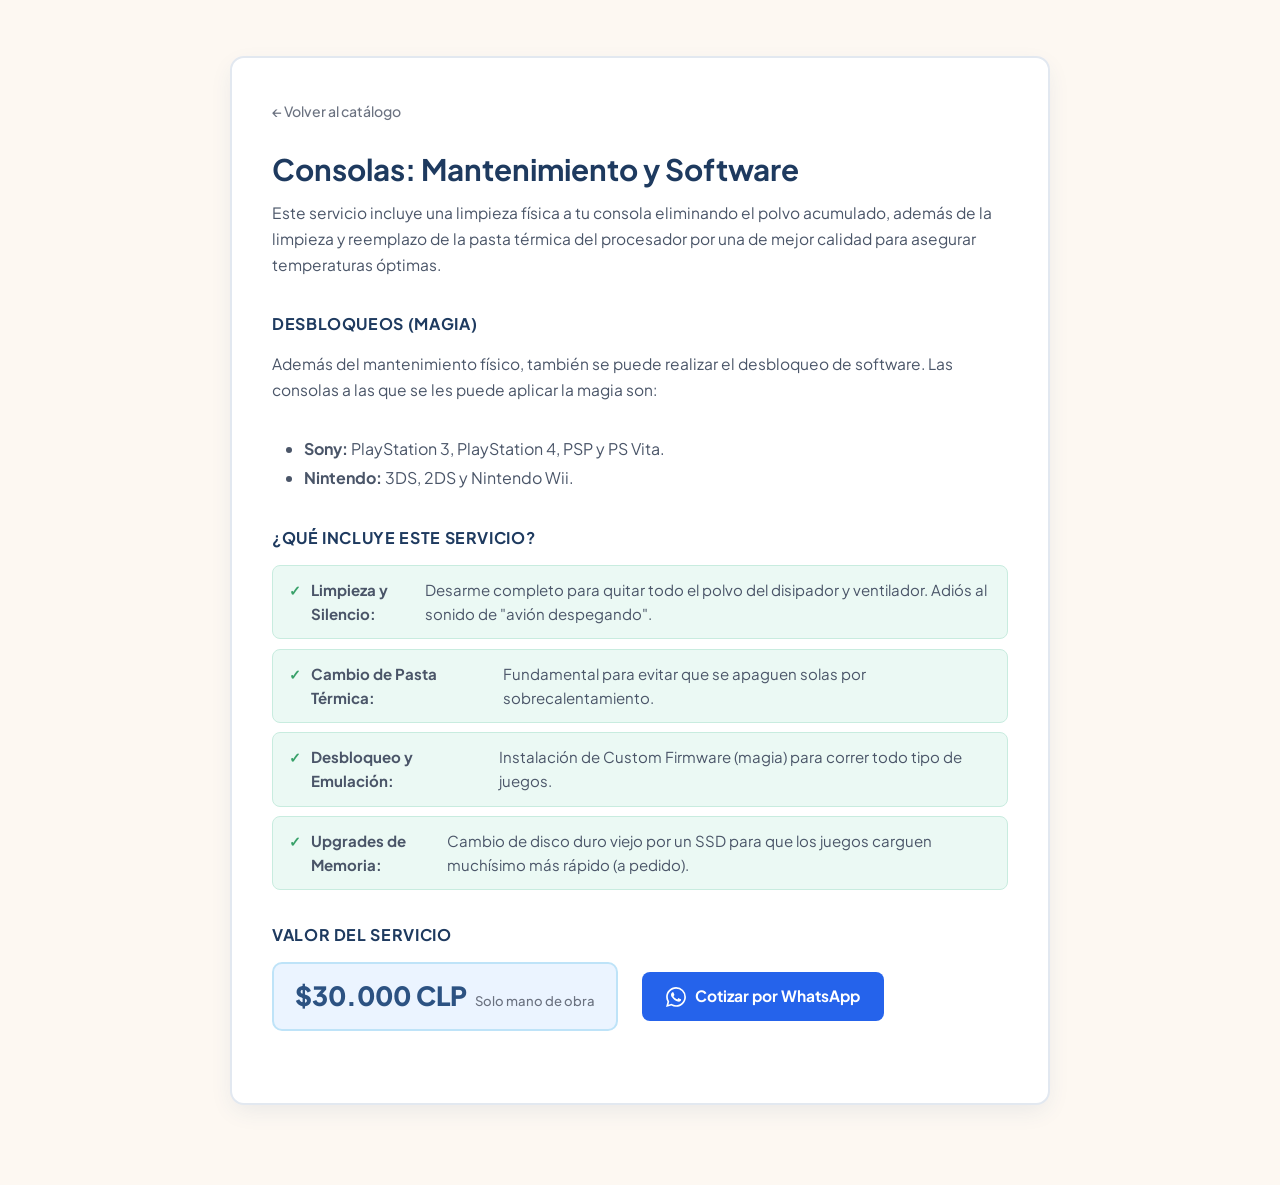
<file: consolas.html>
<!DOCTYPE html>
<html lang="es">
<head>
    <meta charset="UTF-8">
    <meta name="viewport" content="width=device-width, initial-scale=1.0">
    <title>Mantenimiento de Consolas | Freddy PCs</title>
    <link rel="stylesheet" href="style.css">
</head>
<body>

    <main class="detail-wrapper">
        
        <a href="index.html" class="detail-back">← Volver al catálogo</a>
        
        <h1>Consolas: Mantenimiento y Software</h1>
        
        <p>
            Este servicio incluye una limpieza física a tu consola eliminando el polvo acumulado, además de la limpieza y reemplazo de la pasta térmica del procesador por una de mejor calidad para asegurar temperaturas óptimas.
        </p>

        <h3>Desbloqueos (Magia)</h3>
        <p>Además del mantenimiento físico, también se puede realizar el desbloqueo de software. Las consolas a las que se les puede aplicar la magia son:</p>
        
        <ul style="margin-bottom: 2rem; color: #4a5568; line-height: 1.8; list-style-type: disc; padding-left: 2rem;">
            <li><strong>Sony:</strong> PlayStation 3, PlayStation 4, PSP y PS Vita.</li>
            <li><strong>Nintendo:</strong> 3DS, 2DS y Nintendo Wii.</li>
        </ul>

        <h3>¿Qué incluye este servicio?</h3>
        
        <ul class="service-list">
            <li><strong>Limpieza y Silencio:</strong> Desarme completo para quitar todo el polvo del disipador y ventilador. Adiós al sonido de "avión despegando".</li>
            <li><strong>Cambio de Pasta Térmica:</strong> Fundamental para evitar que se apaguen solas por sobrecalentamiento.</li>
            <li><strong>Desbloqueo y Emulación:</strong> Instalación de Custom Firmware (magia) para correr todo tipo de juegos.</li>
            <li><strong>Upgrades de Memoria:</strong> Cambio de disco duro viejo por un SSD para que los juegos carguen muchísimo más rápido (a pedido).</li>
        </ul>

<h3>Valor del Servicio</h3>
        
        <div style="display: flex; align-items: center; gap: 1.5rem; flex-wrap: wrap; margin-bottom: 2rem;">
            
            <div class="price-badge" style="margin-bottom: 0;">
                <span class="price-amount">$30.000 CLP</span>
                <span class="price-note">Solo mano de obra</span>
            </div>

            <a href="https://wa.me/56956856850?text=Hola,%20me%20interesa%20consultar%20por%20este%20servicio" class="cta-btn" target="_blank">
                <svg xmlns="http://www.w3.org/2000/svg" viewBox="0 0 24 24" fill="currentColor">
                    <path d="M17.472 14.382c-.297-.149-1.758-.867-2.03-.967-.273-.099-.471-.148-.67.15-.197.297-.767.966-.94 1.164-.173.199-.347.223-.644.075-.297-.15-1.255-.463-2.39-1.475-.883-.788-1.48-1.761-1.653-2.059-.173-.297-.018-.458.13-.606.134-.133.298-.347.446-.52.149-.174.198-.298.298-.497.099-.198.05-.371-.025-.52-.075-.149-.669-1.612-.916-2.207-.242-.579-.487-.5-.669-.51a12.8 12.8 0 0 0-.57-.01c-.198 0-.52.074-.792.372-.272.297-1.04 1.016-1.04 2.479 0 1.462 1.065 2.875 1.213 3.074.149.198 2.096 3.2 5.077 4.487.709.306 1.262.489 1.694.625.712.227 1.36.195 1.871.118.571-.085 1.758-.719 2.006-1.413.248-.694.248-1.289.173-1.413-.074-.124-.272-.198-.57-.347m-5.421 7.403h-.004a9.87 9.87 0 0 1-5.031-1.378l-.361-.214-3.741.982.998-3.648-.235-.374a9.86 9.86 0 0 1-1.51-5.26c.001-5.45 4.436-9.884 9.888-9.884 2.64 0 5.122 1.03 6.988 2.898a9.825 9.825 0 0 1 2.893 6.994c-.003 5.45-4.437 9.884-9.885 9.884m8.413-18.297A11.815 11.815 0 0 0 12.05 0C5.495 0 .16 5.335.157 11.892c0 2.096.547 4.142 1.588 5.945L.057 24l6.305-1.654a11.882 11.882 0 0 0 5.683 1.448h.005c6.554 0 11.89-5.335 11.893-11.893a11.821 11.821 0 0 0-3.48-8.413Z"/>
                </svg>
                Cotizar por WhatsApp
            </a>
            
        </div>
    </main>

</body>
</html>
</file>
<file: style.css>
@import url('https://fonts.googleapis.com/css2?family=Rampart+One&family=Plus+Jakarta+Sans:wght@300;400;500;600;700&display=swap');
@import url('https://fonts.googleapis.com/css2?family=Press+Start+2P&family=Rampart+One&family=Inter:wght@300;400;600&display=swap');
/* ── Variables ── */
:root {
    --bg: #fdf8f2;
    --card-bg: #ebf9f4;
    --card-border: #c8ecdf;
    --blue: #2c5282;
    --blue-btn: #2563eb;
    --blue-light: #ebf4ff;
    --text: #2d3748;
    --text-soft: #4a5568;
    --text-muted: #6b7280;
    --accent: #b58b82;
    --green-wa: #25d366;
    --radius: 14px;
    --shadow: 0 8px 24px -4px rgba(44, 82, 130, 0.10);
    --shadow-hover: 0 20px 40px -8px rgba(44, 82, 130, 0.18);
}

/* ── Reset ── */
*, *::before, *::after {
    margin: 0;
    padding: 0;
    box-sizing: border-box;
}

body {
    font-family: 'Plus Jakarta Sans', sans-serif;
    background-color: var(--bg);
    color: var(--text);
    line-height: 1.6;
    overflow-x: hidden;
}

/* ── Keyframes ── */
@keyframes fadeInDown {
    from { opacity: 0; transform: translateY(-24px); }
    to   { opacity: 1; transform: translateY(0); }
}
@keyframes fadeInUp {
    from { opacity: 0; transform: translateY(32px); }
    to   { opacity: 1; transform: translateY(0); }
}
@keyframes fadeIn {
    from { opacity: 0; }
    to   { opacity: 1; }
}
@keyframes pulseGlow {
    0%, 100% { box-shadow: 0 4px 10px rgba(37,211,102,.3); }
    50%       { box-shadow: 0 4px 24px rgba(37,211,102,.65), 0 0 0 8px rgba(37,211,102,.08); }
}
@keyframes badgePop {
    0%   { transform: scale(0.7) rotate(-6deg); opacity: 0; }
    70%  { transform: scale(1.08) rotate(1deg); }
    100% { transform: scale(1) rotate(0deg); opacity: 1; }
}
@keyframes shimmer {
    0%   { background-position: -400px 0; }
    100% { background-position: 400px 0; }
}

/* ── Header ── */
.header {
    text-align: center;
    padding: 5rem 2rem 3.5rem;
    position: relative;
    overflow: hidden;
}

/* Sutil patrón de puntos en el fondo del header */
.header::before {
    content: '';
    position: absolute;
    inset: 0;
    background-image: radial-gradient(circle, #c8ecdf 1.2px, transparent 1.2px);
    background-size: 28px 28px;
    opacity: .45;
    pointer-events: none;
}

.header h1 {
    font-family: "Rampart One", sans-serif;
    font-size: 4.5rem;
    font-weight: 400;
    color: var(--blue);
    margin-bottom: 0.75rem;
    text-shadow: 3px 3px 0px rgba(0,0,0,.08);
    position: relative;
    animation: fadeInDown .7s cubic-bezier(.22,1,.36,1) both;
}

.header p {
    font-size: 1.15rem;
    color: var(--text-soft);
    font-weight: 500;
    max-width: 600px;
    margin: 0 auto;
    position: relative;
    animation: fadeInDown .7s .12s cubic-bezier(.22,1,.36,1) both;
}

/* Chip de ubicación */
.header-location {
    display: inline-flex;
    align-items: center;
    gap: 6px;
    margin-top: 1rem;
    background: white;
    border: 1.5px solid var(--card-border);
    border-radius: 50px;
    padding: 5px 14px;
    font-size: .85rem;
    font-weight: 600;
    color: var(--blue);
    position: relative;
    animation: fadeIn .6s .3s both;
}
.header-location svg {
    width: 14px;
    height: 14px;
    color: var(--accent);
    flex-shrink: 0;
}

/* ── Catálogo ── */
.catalog {
    display: grid;
    /* Cambio clave: forzamos exactamente 2 columnas del mismo ancho */
    grid-template-columns: repeat(2, 1fr); 
    gap: 2rem;
    padding: 1rem 2rem 3rem;
    /* Reducimos el ancho máximo para que en monitores grandes no queden tarjetas gigantes */
    max-width: 1000px; 
    margin: 0 auto;
}

/* Animación escalonada de tarjetas */
.card { animation: fadeInUp .6s both; }
.card:nth-child(1) { animation-delay: .10s; }
.card:nth-child(2) { animation-delay: .22s; }
.card:nth-child(3) { animation-delay: .34s; }
.card:nth-child(4) { animation-delay: .46s; } /* Agregué la demora para tu cuarta tarjeta */

/* ── Tarjetas ── */
.card {
    background: var(--card-bg);
    border: 2px solid var(--card-border);
    border-radius: var(--radius);
    padding: 1.5rem;
    text-decoration: none;
    color: inherit;
    transition: transform .25s ease, box-shadow .25s ease, border-color .25s ease;
    display: flex;
    flex-direction: column;
    position: relative;
    overflow: hidden;
}

/* Brillo sutil al hover */
.card::after {
    content: '';
    position: absolute;
    inset: 0;
    background: linear-gradient(135deg, rgba(255,255,255,.4) 0%, transparent 60%);
    opacity: 0;
    transition: opacity .25s;
    pointer-events: none;
    border-radius: var(--radius);
}
.card:hover::after { opacity: 1; }

.card:hover {
    transform: translateY(-7px);
    box-shadow: var(--shadow-hover);
    border-color: #a8ddc8;
}

.card h2 {
    font-size: 1.18rem;
    font-weight: 700;
    margin-bottom: 1rem;
    color: #1e3a5f;
}

.card p {
    color: var(--text-soft);
    font-size: .93rem;
    margin-bottom: 1.5rem;
    flex-grow: 1;
}

.btn {
    display: inline-flex;
    align-items: center;
    gap: 5px;
    font-weight: 700;
    font-size: .88rem;
    color: var(--blue);
    margin-top: auto;
    transition: gap .2s;
}
.btn::after {
    content: '→';
    transition: transform .2s;
}
.card:hover .btn::after { transform: translateX(4px); }

/* ── Imágenes ── */
.imagen-centro {
    width: 100%;
    height: 210px;
    object-fit: contain;
    background-color: transparent;
    border-radius: 8px;
    margin-bottom: 1.25rem;
    transition: transform .3s ease;
}
.card:hover .imagen-centro { transform: scale(1.04); }

.card-img {
    width: 100%;
    height: 210px;
    object-fit: contain;
    border-bottom: 1px solid var(--card-border);
}

/* ── Sección Info Importante ── */
.important-info {
    max-width: 800px;
    margin: 0 auto 4.5rem;
    padding: 2rem 2.5rem;
    background: white;
    border-radius: var(--radius);
    border: 2px solid #e2e8f0;
    animation: fadeInUp .6s .45s both;
    box-shadow: var(--shadow);
}

.important-info h2 {
    font-size: 1.15rem;
    font-weight: 700;
    margin-bottom: 1.1rem;
    color: #1e3a5f;
}

.important-info ul { list-style: none; }

.important-info li {
    margin-bottom: 0.9rem;
    color: var(--text-soft);
    position: relative;
    padding-left: 1.5rem;
    font-size: .94rem;
    line-height: 1.65;
}
.important-info li::before {
    content: "•";
    color: var(--accent);
    font-weight: bold;
    font-size: 1.2rem;
    position: absolute;
    left: 0;
    top: -2px;
}

/* ── WhatsApp flotante ── */
.whatsapp-float {
    position: fixed;
    bottom: 28px;
    right: 28px;
    background-color: var(--green-wa);
    color: white;
    font-weight: 700;
    font-size: .97rem;
    padding: 13px 22px;
    border-radius: 50px;
    display: flex;
    align-items: center;
    gap: 10px;
    text-decoration: none;
    z-index: 1000;
    animation: pulseGlow 2.6s ease-in-out infinite;
    transition: transform .2s ease;
}
.whatsapp-float svg { width: 22px; height: 22px; flex-shrink: 0; }
.whatsapp-float:hover {
    transform: translateY(-3px) scale(1.03);
    animation: none;
    box-shadow: 0 8px 28px rgba(37,211,102,.5);
}

/* ══════════════════════════════════════════
   PÁGINAS DE DETALLE
   ══════════════════════════════════════════ */

.detail-wrapper {
    max-width: 820px;
    margin: 3.5rem auto 5rem;
    padding: 2.5rem;
    background: white;
    border-radius: var(--radius);
    border: 2px solid #e2e8f0;
    box-shadow: var(--shadow);
    animation: fadeInUp .55s cubic-bezier(.22,1,.36,1) both;
}

.detail-back {
    display: inline-flex;
    align-items: center;
    gap: 5px;
    color: var(--text-muted);
    text-decoration: none;
    font-size: .88rem;
    font-weight: 500;
    transition: color .18s, gap .18s;
    margin-bottom: 1.75rem;
}
.detail-back:hover { color: var(--blue); gap: 8px; }

.detail-wrapper h1 {
    font-size: 1.85rem;
    font-weight: 700;
    color: #1e3a5f;
    margin-bottom: .75rem;
    line-height: 1.25;
}

.detail-wrapper > p {
    color: var(--text-soft);
    margin-bottom: 2rem;
    font-size: .97rem;
    line-height: 1.7;
}

.detail-wrapper h3 {
    font-size: 1rem;
    font-weight: 700;
    color: #1e3a5f;
    margin-bottom: .9rem;
    text-transform: uppercase;
    letter-spacing: .04em;
}

/* Lista de servicios incluidos */
.service-list {
    list-style: none;
    margin-bottom: 2rem;
    display: flex;
    flex-direction: column;
    gap: .6rem;
}
.service-list li {
    display: flex;
    align-items: flex-start;
    gap: 10px;
    color: var(--text-soft);
    font-size: .94rem;
    line-height: 1.6;
    padding: .75rem 1rem;
    background: var(--card-bg);
    border: 1.5px solid var(--card-border);
    border-radius: 8px;
    transition: border-color .2s, background .2s;
}
.service-list li:hover {
    border-color: #a8ddc8;
    background: #dff5ec;
}
.service-list li::before {
    content: '✓';
    color: #38a169;
    font-weight: 700;
    font-size: .9rem;
    margin-top: 1px;
    flex-shrink: 0;
}

/* Badge de precio */
.price-badge {
    display: inline-flex;
    align-items: baseline;
    gap: 8px;
    background: var(--blue-light);
    border: 2px solid #bee3f8;
    border-radius: 10px;
    padding: .7rem 1.3rem;
    margin-bottom: 2rem;
    animation: badgePop .5s .3s cubic-bezier(.22,1,.36,1) both;
}
.price-badge .price-amount {
    font-size: 1.65rem;
    font-weight: 800;
    color: var(--blue);
}
.price-badge .price-note {
    font-size: .82rem;
    color: var(--text-muted);
    font-weight: 500;
}

/* Botón CTA */
.cta-btn {
    display: inline-flex;
    align-items: center;
    gap: 9px;
    background-color: var(--blue-btn);
    color: white;
    padding: 12px 24px;
    text-decoration: none;
    border-radius: 8px;
    font-weight: 700;
    font-size: .97rem;
    transition: background .2s, transform .18s, box-shadow .18s;
}
.cta-btn:hover {
    background-color: #1d4ed8;
    transform: translateY(-2px);
    box-shadow: 0 8px 20px rgba(37,99,235,.35);
}
.cta-btn svg { width: 20px; height: 20px; flex-shrink: 0; }

/* ── Responsive ── */
/* Aumentado a 768px para que las tablets y celulares muestren 1 sola columna ordenada */
@media (max-width: 768px) {
    .header h1 { font-size: 2.6rem; }
    .catalog { grid-template-columns: 1fr; padding: 1rem; }
    .important-info { margin: 1rem 1rem 3rem; padding: 1.5rem; }
    .detail-wrapper { margin: 1.5rem 1rem 4rem; padding: 1.5rem; }
    .detail-wrapper h1 { font-size: 1.5rem; }
    .price-badge .price-amount { font-size: 1.35rem; }
    .whatsapp-float { bottom: 20px; right: 16px; padding: 11px 16px; font-size: .9rem; }
}
/* ── Efecto Splash de Minecraft ── */
.minecraft-splash {
    position: absolute;
    right: -180px; /* Lo empuja un poco a la derecha del subtítulo */
    bottom: -20px; /* Lo tira hacia abajo, debajo del texto principal */
    font-family: 'Press Start 2P', cursive;
    color: #000000; /* Texto en color negro */
    font-size: 0.70rem;
    text-shadow: 2px 2px 0px #cbd5e1; /* Sombra gris claro para el efecto 3D */
    transform: rotate(-12deg); /* Un poco menos inclinado para que encaje mejor abajo */
    transform-origin: center;
    white-space: nowrap;
    pointer-events: none;
    z-index: 10;
    animation: splashPulse 0.45s alternate infinite ease-in-out; 
}

@keyframes splashPulse {
    from { transform: rotate(-12deg) scale(1); }
    to   { transform: rotate(-12deg) scale(1.12); }
}

/* Ajuste para celulares */
@media (max-width: 768px) {
    .minecraft-splash {
        right: 10px;
        bottom: -20px;
        font-size: 0.55rem;
    }
}
</file>
